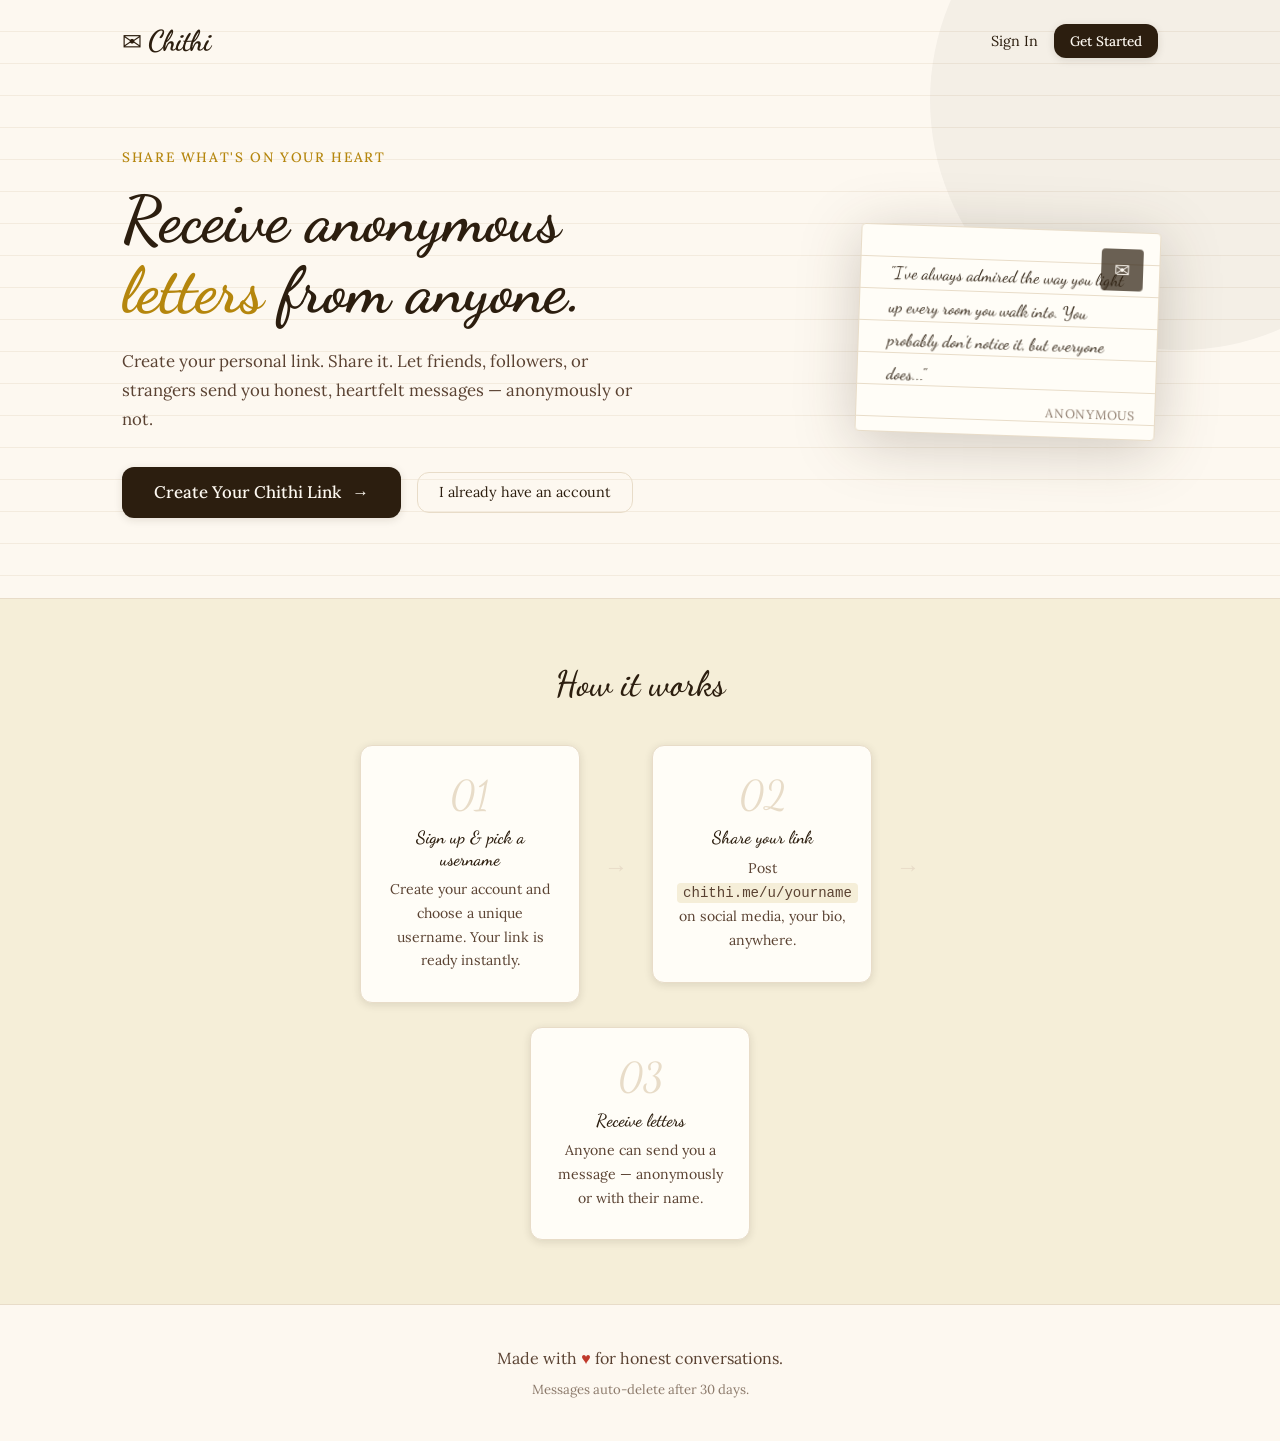
<file: index.html>
<!DOCTYPE html>
<html lang="en">
<head>
  <meta charset="UTF-8" />
  <meta name="viewport" content="width=device-width, initial-scale=1.0" />
  <title>Chithi — Anonymous Letters</title>
  <link rel="stylesheet" href="styles.css" />
  <link href="https://fonts.googleapis.com/css2?family=Dancing+Script:wght@400;600;700&family=Lora:ital,wght@0,400;0,500;1,400&display=swap" rel="stylesheet" />
</head>
<body class="landing-page">

  <!-- Decorative background elements -->
  <div class="bg-lines"></div>
  <div class="ink-blot ink-blot-1"></div>
  <div class="ink-blot ink-blot-2"></div>

  <div class="landing-wrap">
    <header class="site-header">
      <div class="logo">
        <span class="logo-icon">✉</span>
        <span class="logo-text">Chithi</span>
      </div>
      <nav class="header-nav">
        <a href="login.html" class="nav-link">Sign In</a>
        <a href="signup.html" class="btn-primary btn-sm">Get Started</a>
      </nav>
    </header>

    <main class="hero">
      <div class="hero-content">
        <p class="hero-eyebrow">Share what's on your heart</p>
        <h1 class="hero-title">
          Receive anonymous<br/>
          <em>letters</em> from anyone.
        </h1>
        <p class="hero-subtitle">
          Create your personal link. Share it. Let friends, followers, or strangers
          send you honest, heartfelt messages — anonymously or not.
        </p>
        <div class="hero-actions">
          <a href="signup.html" class="btn-primary btn-lg">
            Create Your Chithi Link
            <span class="btn-arrow">→</span>
          </a>
          <a href="login.html" class="btn-ghost">I already have an account</a>
        </div>
      </div>

      <!-- Decorative letter preview -->
      <div class="hero-letter">
        <div class="letter-paper">
          <div class="letter-lines">
            <span></span><span></span><span></span>
            <span></span><span></span><span></span>
          </div>
          <p class="letter-preview-text">
            "I've always admired the way you light up every room you walk into. 
            You probably don't notice it, but everyone does..."
          </p>
          <div class="letter-stamp">
            <span>✉</span>
          </div>
          <div class="letter-tag">Anonymous</div>
        </div>
      </div>
    </main>

    <section class="how-it-works">
      <h2>How it works</h2>
      <div class="steps">
        <div class="step">
          <div class="step-num">01</div>
          <h3>Sign up &amp; pick a username</h3>
          <p>Create your account and choose a unique username. Your link is ready instantly.</p>
        </div>
        <div class="step-arrow">→</div>
        <div class="step">
          <div class="step-num">02</div>
          <h3>Share your link</h3>
          <p>Post <code>chithi.me/u/yourname</code> on social media, your bio, anywhere.</p>
        </div>
        <div class="step-arrow">→</div>
        <div class="step">
          <div class="step-num">03</div>
          <h3>Receive letters</h3>
          <p>Anyone can send you a message — anonymously or with their name.</p>
        </div>
      </div>
    </section>

    <footer class="site-footer">
      <p>Made with <span class="heart">♥</span> for honest conversations.</p>
      <p class="footer-sub">Messages auto-delete after 30 days.</p>
    </footer>
  </div>

</body>
</html>
</file>
<file: styles.css>
/* ============================================================
   CHITHI — CSS Styles
   Paper & ink aesthetic with Dancing Script + Lora fonts
   ============================================================ */

/* ---------- CSS Variables ---------- */
:root {
  --paper:       #fdf8f0;
  --paper-dark:  #f5eed8;
  --paper-card:  #fffdf7;
  --ink:         #2c1e0f;
  --ink-light:   #5a4232;
  --ink-faint:   #8c7a6b;
  --red:         #c0392b;
  --red-dark:    #922b21;
  --gold:        #b5860d;
  --line-color:  #e8dcc8;
  --shadow:      rgba(44, 30, 15, 0.12);
  --shadow-deep: rgba(44, 30, 15, 0.22);
  --success:     #27ae60;
  --radius:      12px;
  --font-script: 'Dancing Script', cursive;
  --font-body:   'Lora', Georgia, serif;
}

/* ---------- Reset & Base ---------- */
*, *::before, *::after { box-sizing: border-box; margin: 0; padding: 0; }

html { font-size: 16px; scroll-behavior: smooth; }

body {
  font-family: var(--font-body);
  background-color: var(--paper);
  color: var(--ink);
  min-height: 100vh;
  position: relative;
  overflow-x: hidden;
}

/* Ruled-paper background lines */
.bg-lines {
  position: fixed;
  inset: 0;
  pointer-events: none;
  z-index: 0;
  background-image: repeating-linear-gradient(
    to bottom,
    transparent,
    transparent 31px,
    var(--line-color) 31px,
    var(--line-color) 32px
  );
  opacity: 0.45;
}

/* Ink blots */
.ink-blot {
  position: fixed;
  border-radius: 50%;
  opacity: 0.04;
  pointer-events: none;
  z-index: 0;
  background: var(--ink);
}
.ink-blot-1 { width: 500px; height: 500px; top: -150px; right: -150px; }
.ink-blot-2 { width: 350px; height: 350px; bottom: -100px; left: -100px; }

a { color: var(--gold); text-decoration: none; }
a:hover { text-decoration: underline; }

/* ---------- Typography ---------- */
h1, h2, h3 { font-family: var(--font-script); font-weight: 600; line-height: 1.2; }
p { line-height: 1.7; color: var(--ink-light); }
code { font-family: monospace; font-size: 0.88rem; background: var(--paper-dark); padding: 2px 6px; border-radius: 4px; }

/* ---------- Logo ---------- */
.logo {
  display: inline-flex;
  align-items: center;
  gap: 0.4rem;
  text-decoration: none;
  color: var(--ink);
}
.logo-icon { font-size: 1.5rem; }
.logo-text {
  font-family: var(--font-script);
  font-size: 1.8rem;
  font-weight: 700;
  color: var(--ink);
  letter-spacing: -0.02em;
}

/* ---------- Buttons ---------- */
.btn-primary {
  display: inline-flex;
  align-items: center;
  gap: 0.5rem;
  background: var(--ink);
  color: var(--paper) !important;
  font-family: var(--font-body);
  font-size: 0.95rem;
  font-weight: 500;
  padding: 0.7rem 1.5rem;
  border-radius: var(--radius);
  border: none;
  cursor: pointer;
  transition: background 0.2s, transform 0.15s, box-shadow 0.2s;
  text-decoration: none;
  box-shadow: 0 2px 8px var(--shadow);
}
.btn-primary:hover {
  background: var(--ink-light);
  transform: translateY(-1px);
  box-shadow: 0 4px 14px var(--shadow-deep);
  text-decoration: none;
}
.btn-primary.btn-lg { font-size: 1.05rem; padding: 0.9rem 2rem; }
.btn-primary.btn-sm { font-size: 0.85rem; padding: 0.5rem 1rem; }
.btn-primary.btn-full { width: 100%; justify-content: center; }

.btn-ghost {
  display: inline-flex;
  align-items: center;
  gap: 0.4rem;
  background: transparent;
  color: var(--ink) !important;
  font-family: var(--font-body);
  font-size: 0.9rem;
  padding: 0.65rem 1.3rem;
  border-radius: var(--radius);
  border: 1.5px solid var(--line-color);
  cursor: pointer;
  transition: border-color 0.2s, background 0.2s;
  text-decoration: none;
}
.btn-ghost:hover { border-color: var(--ink-faint); background: var(--paper-dark); text-decoration: none; }
.btn-ghost.btn-sm { font-size: 0.82rem; padding: 0.45rem 0.9rem; }
.btn-ghost.btn-full { width: 100%; justify-content: center; }

.btn-danger {
  display: inline-flex;
  align-items: center;
  justify-content: center;
  gap: 0.5rem;
  width: 100%;
  background: var(--red);
  color: #fff !important;
  font-family: var(--font-body);
  font-size: 0.95rem;
  font-weight: 500;
  padding: 0.7rem 1.5rem;
  border-radius: var(--radius);
  border: none;
  cursor: pointer;
  transition: background 0.2s;
}
.btn-danger:hover { background: var(--red-dark); }

.btn-arrow { margin-left: 0.2rem; transition: transform 0.2s; }
.btn-primary:hover .btn-arrow { transform: translateX(3px); }

/* ---------- Spinner ---------- */
.spinner {
  width: 16px; height: 16px;
  border: 2px solid rgba(255,255,255,0.3);
  border-top-color: #fff;
  border-radius: 50%;
  animation: spin 0.6s linear infinite;
}
.spinner-large {
  width: 32px; height: 32px;
  border: 3px solid var(--line-color);
  border-top-color: var(--ink);
  border-radius: 50%;
  animation: spin 0.7s linear infinite;
  margin: 0 auto;
}
@keyframes spin { to { transform: rotate(360deg); } }

/* ---------- Forms ---------- */
.form-group {
  margin-bottom: 1.2rem;
  position: relative;
}
.form-group label {
  display: block;
  font-size: 0.85rem;
  font-weight: 500;
  color: var(--ink-faint);
  margin-bottom: 0.4rem;
  letter-spacing: 0.03em;
  text-transform: uppercase;
}
.form-group input,
.form-group textarea {
  width: 100%;
  background: var(--paper-card);
  border: 1.5px solid var(--line-color);
  border-radius: 8px;
  padding: 0.7rem 0.9rem;
  font-family: var(--font-body);
  font-size: 0.97rem;
  color: var(--ink);
  transition: border-color 0.2s, box-shadow 0.2s;
  outline: none;
  resize: vertical;
}
.form-group input:focus,
.form-group textarea:focus {
  border-color: var(--ink-light);
  box-shadow: 0 0 0 3px rgba(44,30,15,0.07);
}
.form-group textarea {
  font-family: var(--font-script);
  font-size: 1.15rem;
  line-height: 2;
  min-height: 140px;
}

.char-count {
  text-align: right;
  font-size: 0.78rem;
  color: var(--ink-faint);
  margin-top: 0.3rem;
}

/* Input with prefix */
.input-prefix-wrap {
  display: flex;
  align-items: center;
  border: 1.5px solid var(--line-color);
  border-radius: 8px;
  overflow: hidden;
  background: var(--paper-card);
  transition: border-color 0.2s;
}
.input-prefix-wrap:focus-within { border-color: var(--ink-light); }
.input-prefix {
  background: var(--paper-dark);
  padding: 0.7rem 0.8rem;
  font-size: 0.82rem;
  color: var(--ink-faint);
  white-space: nowrap;
  border-right: 1.5px solid var(--line-color);
}
.input-prefix-wrap input {
  border: none !important;
  box-shadow: none !important;
  border-radius: 0 !important;
  background: transparent;
}

.field-status {
  font-size: 0.82rem;
  margin-top: 0.35rem;
  min-height: 1.2em;
}
.field-status.ok  { color: var(--success); }
.field-status.err { color: var(--red); }

/* Error messages */
.error-msg {
  background: #fdecea;
  border: 1px solid #f5c6c4;
  color: var(--red);
  border-radius: 8px;
  padding: 0.7rem 1rem;
  font-size: 0.9rem;
  margin-bottom: 1rem;
}

/* ---------- Utility ---------- */
.hidden { display: none !important; }
.text-center { text-align: center; }

/* ============================================================
   LANDING PAGE
   ============================================================ */
.landing-page .site-header {
  position: relative;
  z-index: 10;
  display: flex;
  align-items: center;
  justify-content: space-between;
  padding: 1.5rem 2rem;
  max-width: 1100px;
  margin: 0 auto;
}
.header-nav { display: flex; align-items: center; gap: 1rem; }
.nav-link { font-size: 0.9rem; color: var(--ink); }

.landing-wrap { position: relative; z-index: 1; }

/* Hero */
.hero {
  display: flex;
  align-items: center;
  justify-content: space-between;
  gap: 3rem;
  max-width: 1100px;
  margin: 0 auto;
  padding: 4rem 2rem 5rem;
}
.hero-content { flex: 1; max-width: 540px; }
.hero-eyebrow {
  font-size: 0.85rem;
  text-transform: uppercase;
  letter-spacing: 0.12em;
  color: var(--gold);
  margin-bottom: 1rem;
  font-family: var(--font-body);
  font-weight: 500;
}
.hero-title {
  font-size: clamp(2.8rem, 5vw, 4rem);
  font-weight: 700;
  line-height: 1.1;
  color: var(--ink);
  margin-bottom: 1.3rem;
}
.hero-title em { color: var(--gold); font-style: normal; }
.hero-subtitle {
  font-size: 1.05rem;
  line-height: 1.75;
  color: var(--ink-light);
  margin-bottom: 2rem;
}
.hero-actions {
  display: flex;
  align-items: center;
  gap: 1rem;
  flex-wrap: wrap;
}

/* Hero letter decoration */
.hero-letter {
  flex-shrink: 0;
  width: 300px;
  transform: rotate(2deg);
  filter: drop-shadow(0 10px 30px var(--shadow-deep));
}
.letter-paper {
  background: var(--paper-card);
  border: 1px solid var(--line-color);
  border-radius: 4px;
  padding: 2rem 1.8rem 2.5rem;
  position: relative;
  background-image: repeating-linear-gradient(
    to bottom, transparent, transparent 31px, var(--line-color) 31px, var(--line-color) 32px
  );
}
.letter-lines { display: none; }
.letter-preview-text {
  font-family: var(--font-script);
  font-size: 1.05rem;
  line-height: 2;
  color: var(--ink);
  position: relative;
  z-index: 1;
}
.letter-stamp {
  position: absolute;
  top: 1rem; right: 1rem;
  width: 42px; height: 42px;
  background: var(--ink);
  color: var(--paper);
  border-radius: 4px;
  display: flex;
  align-items: center;
  justify-content: center;
  font-size: 1.2rem;
  opacity: 0.7;
}
.letter-tag {
  position: absolute;
  bottom: 1rem; right: 1.2rem;
  font-size: 0.78rem;
  font-family: var(--font-body);
  color: var(--ink-faint);
  letter-spacing: 0.06em;
  text-transform: uppercase;
}

/* How it works */
.how-it-works {
  background: var(--paper-dark);
  border-top: 1px solid var(--line-color);
  border-bottom: 1px solid var(--line-color);
  padding: 4rem 2rem;
  text-align: center;
  position: relative;
  z-index: 1;
}
.how-it-works h2 {
  font-size: 2.2rem;
  color: var(--ink);
  margin-bottom: 2.5rem;
}
.steps {
  display: flex;
  align-items: flex-start;
  justify-content: center;
  gap: 1.5rem;
  flex-wrap: wrap;
  max-width: 800px;
  margin: 0 auto;
}
.step {
  background: var(--paper-card);
  border: 1px solid var(--line-color);
  border-radius: var(--radius);
  padding: 1.8rem 1.5rem;
  max-width: 220px;
  box-shadow: 0 2px 8px var(--shadow);
}
.step-num {
  font-family: var(--font-script);
  font-size: 2.5rem;
  color: var(--line-color);
  line-height: 1;
  margin-bottom: 0.8rem;
}
.step h3 { font-size: 1.1rem; color: var(--ink); margin-bottom: 0.5rem; }
.step p { font-size: 0.88rem; }
.step-arrow {
  font-size: 1.5rem;
  color: var(--line-color);
  align-self: center;
  margin-top: -1rem;
}

/* Landing footer */
.site-footer {
  text-align: center;
  padding: 2.5rem;
  position: relative;
  z-index: 1;
}
.site-footer .heart { color: var(--red); }
.footer-sub { font-size: 0.82rem; color: var(--ink-faint); margin-top: 0.4rem; }

/* ============================================================
   AUTH PAGES (Login / Signup)
   ============================================================ */
.auth-page {
  display: flex;
  align-items: center;
  justify-content: center;
  min-height: 100vh;
  padding: 2rem 1rem;
}
.auth-wrap {
  position: relative;
  z-index: 1;
  width: 100%;
  max-width: 420px;
  display: flex;
  flex-direction: column;
  align-items: center;
  gap: 1.5rem;
}
.auth-logo { margin-bottom: 0.5rem; }
.auth-card {
  width: 100%;
  background: var(--paper-card);
  border: 1px solid var(--line-color);
  border-radius: var(--radius);
  padding: 2rem 2rem 2.2rem;
  box-shadow: 0 4px 20px var(--shadow);
}
.auth-title {
  font-size: 1.9rem;
  color: var(--ink);
  margin-bottom: 0.4rem;
}
.auth-sub {
  font-size: 0.93rem;
  color: var(--ink-faint);
  margin-bottom: 1.8rem;
}
.auth-switch {
  text-align: center;
  font-size: 0.88rem;
  color: var(--ink-faint);
  margin-top: 1.2rem;
}

/* ============================================================
   DASHBOARD
   ============================================================ */
.dashboard-page { padding-bottom: 4rem; }
.dash-nav {
  position: sticky;
  top: 0;
  z-index: 100;
  display: flex;
  align-items: center;
  justify-content: space-between;
  padding: 1rem 2rem;
  background: rgba(253,248,240,0.92);
  backdrop-filter: blur(8px);
  border-bottom: 1px solid var(--line-color);
}
.dash-nav-right { display: flex; align-items: center; gap: 0.8rem; }
.user-pill {
  display: flex;
  align-items: center;
  gap: 0.45rem;
  font-size: 0.88rem;
  color: var(--ink-light);
  background: var(--paper-dark);
  border: 1px solid var(--line-color);
  border-radius: 999px;
  padding: 0.3rem 0.8rem;
}
.user-dot {
  width: 7px; height: 7px;
  background: var(--success);
  border-radius: 50%;
}
.dash-main {
  position: relative;
  z-index: 1;
  max-width: 700px;
  margin: 0 auto;
  padding: 2rem 1rem;
}

/* Link banner */
.link-banner {
  background: var(--ink);
  border-radius: var(--radius);
  padding: 1.5rem 1.8rem;
  margin-bottom: 2rem;
  box-shadow: 0 4px 18px var(--shadow-deep);
}
.link-banner-label {
  font-size: 0.78rem;
  color: rgba(253,248,240,0.6);
  text-transform: uppercase;
  letter-spacing: 0.1em;
  margin-bottom: 0.5rem;
}
.link-copy-row {
  display: flex;
  align-items: center;
  gap: 0.75rem;
  margin-bottom: 0.5rem;
  flex-wrap: wrap;
}
.link-display {
  font-family: var(--font-script);
  font-size: 1.25rem;
  color: var(--paper);
  word-break: break-all;
}
.btn-copy {
  display: inline-flex;
  align-items: center;
  gap: 0.3rem;
  background: rgba(253,248,240,0.12);
  color: var(--paper) !important;
  border: 1px solid rgba(253,248,240,0.25);
  border-radius: 6px;
  padding: 0.3rem 0.75rem;
  font-size: 0.82rem;
  cursor: pointer;
  transition: background 0.2s;
  white-space: nowrap;
  font-family: var(--font-body);
}
.btn-copy:hover { background: rgba(253,248,240,0.2); }
.link-banner-hint {
  font-size: 0.8rem;
  color: rgba(253,248,240,0.5);
}

/* Inbox */
.inbox-header {
  display: flex;
  align-items: baseline;
  justify-content: space-between;
  margin-bottom: 1.2rem;
}
.inbox-title {
  font-size: 1.8rem;
  color: var(--ink);
}
.inbox-count {
  font-size: 0.82rem;
  color: var(--ink-faint);
  font-family: var(--font-body);
}
.inbox-empty {
  text-align: center;
  padding: 4rem 2rem;
  color: var(--ink-faint);
}
.empty-icon { font-size: 3rem; margin-bottom: 1rem; opacity: 0.3; display: block; }
.inbox-empty h3 { font-size: 1.3rem; color: var(--ink-light); margin-bottom: 0.5rem; }

/* Message cards */
.messages-list { display: flex; flex-direction: column; gap: 1rem; }
.message-card {
  background: var(--paper-card);
  border: 1px solid var(--line-color);
  border-radius: var(--radius);
  padding: 1.4rem 1.6rem;
  box-shadow: 0 2px 8px var(--shadow);
  position: relative;
  animation: fadeSlideIn 0.3s ease;
}
@keyframes fadeSlideIn {
  from { opacity: 0; transform: translateY(8px); }
  to   { opacity: 1; transform: translateY(0); }
}
.message-text {
  font-family: var(--font-script);
  font-size: 1.12rem;
  line-height: 1.8;
  color: var(--ink);
  margin-bottom: 0.8rem;
  white-space: pre-wrap;
}
.message-meta {
  display: flex;
  align-items: center;
  justify-content: space-between;
  gap: 0.5rem;
  flex-wrap: wrap;
}
.message-sender {
  font-size: 0.82rem;
  color: var(--ink-faint);
}
.message-sender strong { color: var(--ink-light); font-weight: 500; }
.anon-badge {
  display: inline-flex;
  align-items: center;
  gap: 0.25rem;
  font-size: 0.75rem;
  background: var(--paper-dark);
  border: 1px solid var(--line-color);
  border-radius: 999px;
  padding: 0.15rem 0.55rem;
  color: var(--ink-faint);
}
.message-date { font-size: 0.78rem; color: var(--ink-faint); }
.btn-delete {
  background: transparent;
  border: 1px solid var(--line-color);
  color: var(--ink-faint);
  border-radius: 6px;
  padding: 0.25rem 0.6rem;
  font-size: 0.8rem;
  cursor: pointer;
  font-family: var(--font-body);
  transition: border-color 0.2s, color 0.2s, background 0.2s;
}
.btn-delete:hover { border-color: var(--red); color: var(--red); background: #fdecea; }

/* ============================================================
   PUBLIC USER PAGE
   ============================================================ */
.user-page {
  min-height: 100vh;
  display: flex;
  flex-direction: column;
}
.user-wrap {
  position: relative;
  z-index: 1;
  max-width: 540px;
  margin: 0 auto;
  padding: 1.5rem 1rem 3rem;
  width: 100%;
  display: flex;
  flex-direction: column;
  align-items: center;
  gap: 1.5rem;
}
.user-logo { align-self: flex-start; }
.user-form-wrap { width: 100%; }
.user-profile-header {
  text-align: center;
  margin-bottom: 1.8rem;
}
.avatar-circle {
  width: 72px; height: 72px;
  background: var(--ink);
  color: var(--paper);
  border-radius: 50%;
  display: flex;
  align-items: center;
  justify-content: center;
  font-family: var(--font-script);
  font-size: 2rem;
  margin: 0 auto 1rem;
  box-shadow: 0 4px 14px var(--shadow-deep);
}
.user-greeting {
  font-size: 1.8rem;
  color: var(--ink);
  line-height: 1.3;
  margin-bottom: 0.5rem;
}
.username-display { color: var(--gold); }
.user-tagline { font-size: 0.88rem; color: var(--ink-faint); }

/* Letter form card */
.letter-form-card {
  background: var(--paper-card);
  border: 1px solid var(--line-color);
  border-radius: var(--radius);
  padding: 1.8rem;
  box-shadow: 0 4px 20px var(--shadow);
  position: relative;
  background-image: repeating-linear-gradient(
    to bottom, transparent, transparent 31px, var(--line-color) 31px, var(--line-color) 32px
  );
}
.letter-lines-deco {
  display: flex;
  flex-direction: column;
  gap: 0;
  position: absolute;
  inset: 0;
  pointer-events: none;
  z-index: 0;
}
.letter-form-card .form-group,
.letter-form-card .anon-toggle-row,
.letter-form-card .btn-primary {
  position: relative;
  z-index: 1;
}
.letter-form-card textarea {
  background: transparent;
  border-color: transparent;
  border-bottom: 1.5px solid var(--line-color);
  border-radius: 0;
  padding-left: 0;
  padding-right: 0;
}
.letter-form-card textarea:focus {
  border-color: transparent;
  border-bottom-color: var(--ink-light);
  box-shadow: none;
}

/* Anonymous toggle */
.anon-toggle-row {
  display: flex;
  align-items: center;
  justify-content: space-between;
  margin-bottom: 1.2rem;
  padding: 0.8rem 1rem;
  background: var(--paper-dark);
  border-radius: 8px;
  border: 1px solid var(--line-color);
}
.toggle-label {
  display: flex;
  align-items: center;
  justify-content: space-between;
  width: 100%;
  cursor: pointer;
}
.toggle-text { font-size: 0.9rem; color: var(--ink-light); }
.toggle-switch { position: relative; width: 40px; height: 22px; }
.toggle-switch input { opacity: 0; width: 0; height: 0; }
.toggle-slider {
  position: absolute;
  inset: 0;
  background: var(--line-color);
  border-radius: 22px;
  transition: background 0.25s;
  cursor: pointer;
}
.toggle-slider::before {
  content: '';
  position: absolute;
  left: 3px; bottom: 3px;
  width: 16px; height: 16px;
  background: #fff;
  border-radius: 50%;
  transition: transform 0.25s;
  box-shadow: 0 1px 4px var(--shadow);
}
.toggle-switch input:checked + .toggle-slider { background: var(--ink); }
.toggle-switch input:checked + .toggle-slider::before { transform: translateX(18px); }

/* Send success */
.send-success {
  text-align: center;
  background: var(--paper-card);
  border: 1px solid var(--line-color);
  border-radius: var(--radius);
  padding: 2.5rem 2rem;
  box-shadow: 0 4px 20px var(--shadow);
}
.success-icon {
  width: 56px; height: 56px;
  background: var(--success);
  color: #fff;
  border-radius: 50%;
  display: flex;
  align-items: center;
  justify-content: center;
  font-size: 1.5rem;
  margin: 0 auto 1.2rem;
}
.success-icon.large { width: 72px; height: 72px; font-size: 2rem; margin-bottom: 1.5rem; }
.send-success h2 { font-size: 2rem; color: var(--ink); margin-bottom: 0.5rem; }

.delete-link-wrap { margin: 1.5rem 0; }
.delete-link-label { font-size: 0.85rem; color: var(--ink-faint); margin-bottom: 0.5rem; }
.delete-link-box {
  display: flex;
  align-items: center;
  gap: 0.5rem;
  background: var(--paper-dark);
  border: 1px solid var(--line-color);
  border-radius: 8px;
  padding: 0.5rem 0.8rem;
  flex-wrap: wrap;
}
#delete-link-display {
  font-size: 0.78rem;
  color: var(--ink-light);
  word-break: break-all;
  flex: 1;
  font-family: monospace;
}
.delete-link-hint { font-size: 0.78rem; color: var(--ink-faint); margin-top: 0.4rem; }

.not-found {
  text-align: center;
  padding: 3rem 1rem;
}
.not-found-icon { font-size: 4rem; margin-bottom: 1rem; opacity: 0.3; display: block; }
.not-found h2 { font-size: 2rem; color: var(--ink); margin-bottom: 0.5rem; }

.user-footer {
  position: relative;
  z-index: 1;
  text-align: center;
  padding: 1.5rem;
  font-size: 0.8rem;
  color: var(--ink-faint);
  margin-top: auto;
}

/* ============================================================
   DELETE PAGE EXTRAS
   ============================================================ */
.delete-icon-wrap { font-size: 3rem; margin-bottom: 1rem; }
.message-preview-box {
  background: var(--paper-dark);
  border: 1px solid var(--line-color);
  border-radius: 8px;
  padding: 1rem 1.2rem;
  margin: 1.2rem 0;
  font-family: var(--font-script);
  font-size: 1.05rem;
  color: var(--ink-light);
  line-height: 1.7;
  text-align: left;
  max-height: 120px;
  overflow: hidden;
  display: -webkit-box;
  -webkit-line-clamp: 4;
  -webkit-box-orient: vertical;
}

/* ============================================================
   RESPONSIVE
   ============================================================ */
@media (max-width: 768px) {
  .hero {
    flex-direction: column;
    padding: 2rem 1.2rem 3rem;
    text-align: center;
  }
  .hero-content { max-width: 100%; }
  .hero-actions { justify-content: center; }
  .hero-letter { width: 260px; }
  .steps { gap: 0.5rem; }
  .step-arrow { display: none; }

  .dash-nav { padding: 0.8rem 1rem; }
  .dash-main { padding: 1.2rem 0.8rem; }
  .link-banner { padding: 1.2rem; }
}

@media (max-width: 480px) {
  .hero-title { font-size: 2.3rem; }
  .auth-card { padding: 1.5rem; }
}
</file>
